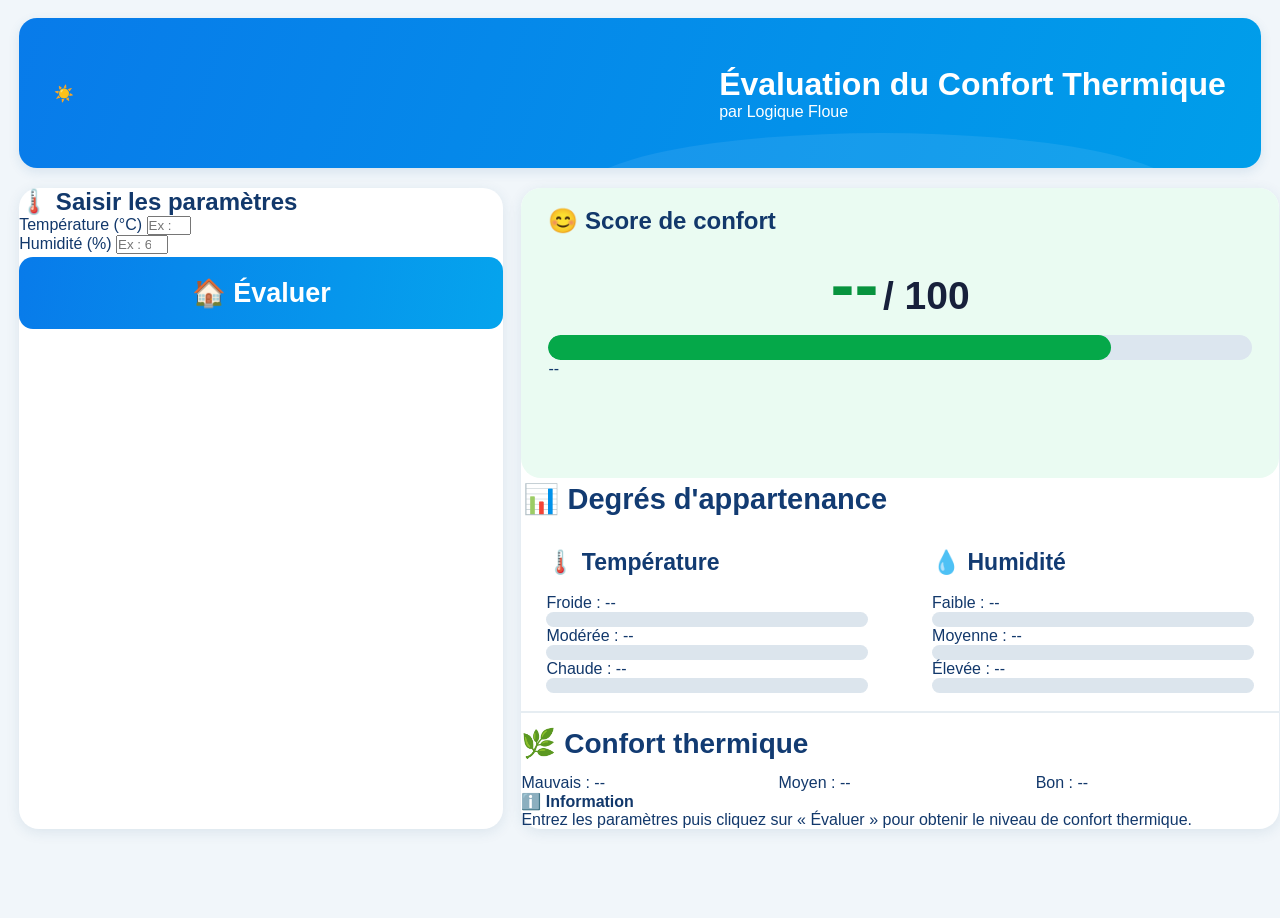
<file: index.html>
<!DOCTYPE html>
<html lang="fr">

<head>
    <meta charset="UTF-8">
    <meta name="viewport" content="width=device-width, initial-scale=1.0">

    <title>Évaluation du Confort Thermique</title>

    <link rel="stylesheet" href="style.css">
</head>

<body>

    <div class="container">

        <!-- HEADER -->
        <header class="header">
            <div class="header-icon">☀️</div>

            <div>
                <h1>Évaluation du Confort Thermique</h1>
                <p>par Logique Floue</p>
            </div>
        </header>


        <!-- CONTENU PRINCIPAL -->
        <main class="main-content">

            <!-- PANNEAU GAUCHE -->
            <section class="card input-card">

                <h2>🌡️ Saisir les paramètres</h2>

                <div class="input-group">
                    <label for="temperature">
                        Température (°C)
                    </label>

                    <input
                        type="number"
                        id="temperature"
                        min="0"
                        max="40"
                        placeholder="Ex : 25"
                    >
                </div>


                <div class="input-group">
                    <label for="humidite">
                        Humidité (%)
                    </label>

                    <input
                        type="number"
                        id="humidite"
                        min="0"
                        max="100"
                        placeholder="Ex : 60"
                    >
                </div>


                <button id="evaluer">
                    🏠 Évaluer
                </button>

            </section>



            <!-- PANNEAU DROIT -->
            <section class="card result-card">

                <!-- SCORE -->
                <div class="score-card">

                    <h2>😊 Score de confort</h2>

                    <div class="score">
                        <span id="score">--</span>
                        <small>/ 100</small>
                    </div>

                    <div class="progress-container">
                        <div id="progress-bar"></div>
                    </div>

                    <p id="interpretation">
                        --
                    </p>

                </div>


                <!-- DEGRÉS D'APPARTENANCE -->
                <div class="membership-section">

                    <h2>📊 Degrés d'appartenance</h2>

                    <div class="membership-columns">

                        <!-- TEMPÉRATURE -->
                        <div class="membership-column">

                            <h3>🌡️ Température</h3>

                            <p>
                                Froide :
                                <span id="froide-result">--</span>
                            </p>

                            <div class="membership-bar">
                                <div id="froide-bar"></div>
                            </div>


                            <p>
                                Modérée :
                                <span id="moderee-result">--</span>
                            </p>

                            <div class="membership-bar">
                                <div id="moderee-bar"></div>
                            </div>


                            <p>
                                Chaude :
                                <span id="chaude-result">--</span>
                            </p>

                            <div class="membership-bar">
                                <div id="chaude-bar"></div>
                            </div>

                        </div>


                        <!-- HUMIDITÉ -->
                        <div class="membership-column">

                            <h3>💧 Humidité</h3>

                            <p>
                                Faible :
                                <span id="faible-result">--</span>
                            </p>

                            <div class="membership-bar">
                                <div id="faible-bar"></div>
                            </div>


                            <p>
                                Moyenne :
                                <span id="moyenne-result">--</span>
                            </p>

                            <div class="membership-bar">
                                <div id="moyenne-bar"></div>
                            </div>


                            <p>
                                Élevée :
                                <span id="elevee-result">--</span>
                            </p>

                            <div class="membership-bar">
                                <div id="elevee-bar"></div>
                            </div>

                        </div>

                    </div>

                </div>


                <!-- CONFORT THERMIQUE -->
                <div class="comfort-section">

                    <h2>🌿 Confort thermique</h2>

                    <div class="comfort-results">

                        <p>
                            Mauvais :
                            <span id="mauvais-result">--</span>
                        </p>

                        <p>
                            Moyen :
                            <span id="moyen-result">--</span>
                        </p>

                        <p>
                            Bon :
                            <span id="bon-result">--</span>
                        </p>

                    </div>

                </div>


                <!-- RECOMMANDATION -->
                <div class="recommendation">

                    <strong>ℹ️ Information</strong>

                    <p id="recommendation-text">
                        Entrez les paramètres puis cliquez sur
                        « Évaluer » pour obtenir le niveau de confort thermique.
                    </p>

                </div>

            </section>

        </main>

    </div>


    <script src="script.js"></script>
    

</body>

</html>
</file>
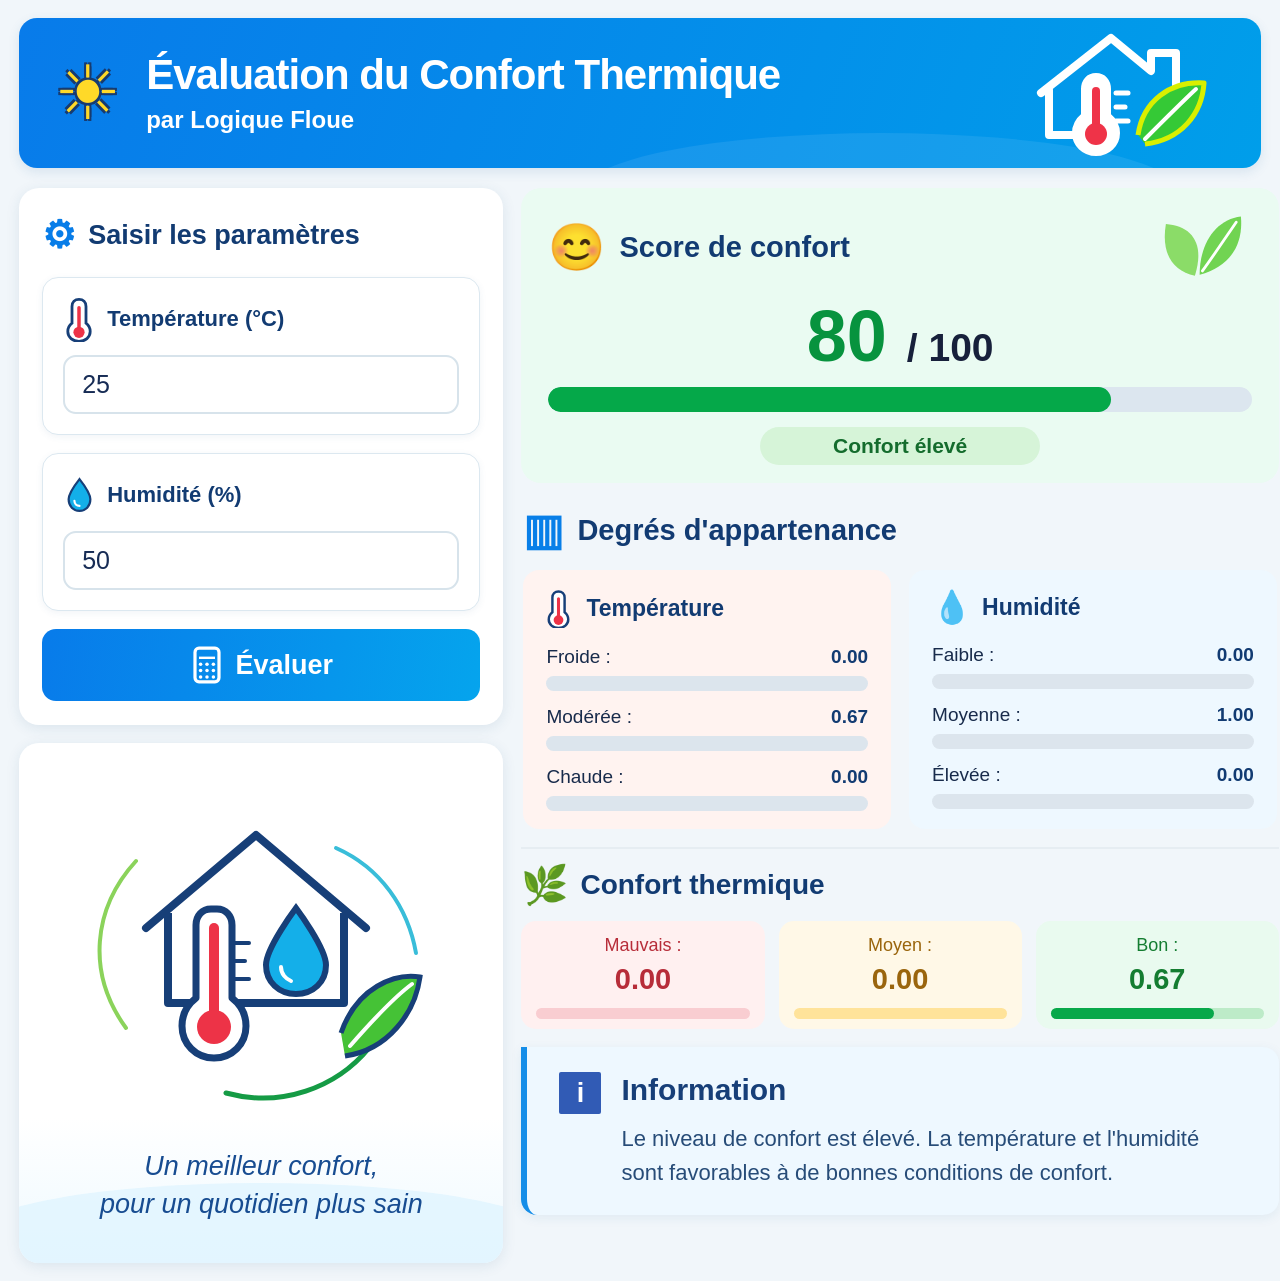
<file: index html.html>
<!DOCTYPE html>
<html lang="fr">

<head>
    <meta charset="UTF-8">
    <meta name="viewport" content="width=device-width, initial-scale=1.0">

    <title>Évaluation du Confort Thermique</title>

    <link rel="stylesheet" href="style.css">
</head>

<body>

<div class="container">

    <!-- ================= HEADER ================= -->

    <header class="header">

        <div class="header-left">

            <div class="sun-icon">☀</div>

            <div class="header-text">
                <h1>Évaluation du Confort Thermique</h1>
                <p>par Logique Floue</p>
            </div>

        </div>


        <!-- Maison + thermomètre + feuille -->

        <div class="header-house">

            <svg viewBox="0 0 220 140" class="header-icon-svg">

                <!-- Maison -->

                <path
                    d="M35 70
                       L105 15
                       L145 48
                       L145 30
                       L170 30
                       L170 68
                       L185 80"
                    fill="none"
                    stroke="white"
                    stroke-width="8"
                    stroke-linecap="round"
                    stroke-linejoin="round"
                />

                <path
                    d="M43 67
                       V112
                       H100
                       V78"
                    fill="none"
                    stroke="white"
                    stroke-width="8"
                    stroke-linecap="round"
                    stroke-linejoin="round"
                />


                <!-- Thermomètre -->

                <path
                    d="M90 52
                       C82 52 77 58 77 66
                       V92
                       C71 97 68 104 68 110
                       C68 122 78 131 90 131
                       C102 131 112 122 112 110
                       C112 103 109 97 103 92
                       V66
                       C103 58 98 52 90 52Z"
                    fill="white"
                    stroke="white"
                    stroke-width="4"
                />

                <line
                    x1="90"
                    y1="68"
                    x2="90"
                    y2="111"
                    stroke="#ef3348"
                    stroke-width="8"
                    stroke-linecap="round"
                />

                <circle
                    cx="90"
                    cy="111"
                    r="11"
                    fill="#ef3348"
                />


                <!-- Graduations -->

                <line
                    x1="110"
                    y1="70"
                    x2="122"
                    y2="70"
                    stroke="white"
                    stroke-width="5"
                    stroke-linecap="round"
                />

                <line
                    x1="110"
                    y1="84"
                    x2="119"
                    y2="84"
                    stroke="white"
                    stroke-width="5"
                    stroke-linecap="round"
                />

                <line
                    x1="110"
                    y1="98"
                    x2="122"
                    y2="98"
                    stroke="white"
                    stroke-width="5"
                    stroke-linecap="round"
                />


                <!-- Feuille -->

                <path
                    d="M132 112
                       C137 78 164 58 198 60
                       C196 91 175 117 139 121"
                    fill="#35c936"
                    stroke="#d9ef00"
                    stroke-width="5"
                    stroke-linejoin="round"
                />

                <path
                    d="M139 116
                       C157 98 174 81 190 66"
                    fill="none"
                    stroke="white"
                    stroke-width="4"
                    stroke-linecap="round"
                />

            </svg>

        </div>

    </header>


    <!-- ================= CONTENU PRINCIPAL ================= -->

    <main class="main-content">


        <!-- ================= COLONNE GAUCHE ================= -->

        <section class="left-column">


            <!-- PARAMÈTRES -->

            <div class="card parameter-card">

                <h2>
                    <span class="gear-icon">⚙</span>
                    Saisir les paramètres
                </h2>


                <!-- Température -->

                <div class="input-box">

                    <label for="temperature">

                        <span class="thermometer-icon">

                            <svg viewBox="0 0 40 64">

                                <path
                                    d="M20 4
                                       C14 4 10 8 10 14
                                       V38
                                       C6 41 4 45 4 50
                                       C4 58 11 64 20 64
                                       C29 64 36 58 36 50
                                       C36 45 34 41 30 38
                                       V14
                                       C30 8 26 4 20 4Z"
                                    fill="white"
                                    stroke="#173f78"
                                    stroke-width="4"
                                />

                                <line
                                    x1="20"
                                    y1="16"
                                    x2="20"
                                    y2="50"
                                    stroke="#ed3347"
                                    stroke-width="5"
                                    stroke-linecap="round"
                                />

                                <circle
                                    cx="20"
                                    cy="51"
                                    r="8"
                                    fill="#ed3347"
                                />

                            </svg>

                        </span>

                        Température (°C)

                    </label>


                    <input
                        type="number"
                        id="temperature"
                        min="0"
                        max="40"
                        value="25"
                    >

                </div>


                <!-- Humidité -->

                <div class="input-box">

                    <label for="humidite">

                        <span class="drop-icon">

                            <svg viewBox="0 0 40 50">

                                <path
                                    d="M20 3
                                       C20 3 5 22 5 31
                                       C5 40 11 47 20 47
                                       C29 47 35 40 35 31
                                       C35 22 20 3 20 3Z"
                                    fill="#13afe9"
                                    stroke="#173f78"
                                    stroke-width="3"
                                />

                                <path
                                    d="M13 33
                                       C13 37 16 40 20 40"
                                    fill="none"
                                    stroke="white"
                                    stroke-width="3"
                                    stroke-linecap="round"
                                />

                            </svg>

                        </span>

                        Humidité (%)

                    </label>


                    <input
                        type="number"
                        id="humidite"
                        min="0"
                        max="100"
                        value="50"
                    >

                </div>


                <!-- Bouton -->

                <button id="evaluer">

                    <span class="calculator-icon">

                        <svg viewBox="0 0 40 48">

                            <rect
                                x="5"
                                y="3"
                                width="30"
                                height="42"
                                rx="5"
                                fill="none"
                                stroke="white"
                                stroke-width="4"
                            />

                            <line
                                x1="10"
                                y1="15"
                                x2="30"
                                y2="15"
                                stroke="white"
                                stroke-width="3"
                            />

                            <circle cx="12" cy="23" r="2.2" fill="white"/>
                            <circle cx="20" cy="23" r="2.2" fill="white"/>
                            <circle cx="28" cy="23" r="2.2" fill="white"/>

                            <circle cx="12" cy="31" r="2.2" fill="white"/>
                            <circle cx="20" cy="31" r="2.2" fill="white"/>
                            <circle cx="28" cy="31" r="2.2" fill="white"/>

                            <circle cx="12" cy="39" r="2.2" fill="white"/>
                            <circle cx="20" cy="39" r="2.2" fill="white"/>
                            <circle cx="28" cy="39" r="2.2" fill="white"/>

                        </svg>

                    </span>

                    Évaluer

                </button>

            </div>


            <!-- ================= ILLUSTRATION ================= -->

            <div class="card illustration-card">

                <div class="illustration">

                    <svg
                        viewBox="0 0 420 360"
                        class="comfort-svg"
                    >

                        <!-- Arcs -->

                        <path
                            d="M75 245
                               C35 190 42 125 85 78"
                            fill="none"
                            stroke="#8bd35b"
                            stroke-width="4"
                            stroke-linecap="round"
                        />

                        <path
                            d="M285 65
                               C330 85 357 125 365 170"
                            fill="none"
                            stroke="#39bdd9"
                            stroke-width="4"
                            stroke-linecap="round"
                        />

                        <path
                            d="M175 310
                               C230 325 285 305 318 265"
                            fill="none"
                            stroke="#159b45"
                            stroke-width="5"
                            stroke-linecap="round"
                        />


                        <!-- Maison -->

                        <path
                            d="M95 145
                               L205 52
                               L315 145"
                            fill="none"
                            stroke="#173f78"
                            stroke-width="8"
                            stroke-linecap="round"
                            stroke-linejoin="round"
                        />

                        <path
                            d="M117 130
                               V220
                               H293
                               V130"
                            fill="none"
                            stroke="#173f78"
                            stroke-width="8"
                            stroke-linejoin="round"
                        />


                        <!-- Thermomètre -->

                        <path
                            d="M160 126
                               C151 126 145 133 145 142
                               V215
                               C136 222 131 232 131 243
                               C131 261 145 275 163 275
                               C181 275 195 261 195 243
                               C195 232 190 222 181 215
                               V142
                               C181 133 175 126 166 126Z"
                            fill="white"
                            stroke="#173f78"
                            stroke-width="7"
                            stroke-linejoin="round"
                        />

                        <line
                            x1="163"
                            y1="145"
                            x2="163"
                            y2="244"
                            stroke="#ed3347"
                            stroke-width="10"
                            stroke-linecap="round"
                        />

                        <circle
                            cx="163"
                            cy="244"
                            r="17"
                            fill="#ed3347"
                        />


                        <!-- Graduations -->

                        <line
                            x1="184"
                            y1="160"
                            x2="198"
                            y2="160"
                            stroke="#173f78"
                            stroke-width="4"
                            stroke-linecap="round"
                        />

                        <line
                            x1="184"
                            y1="178"
                            x2="194"
                            y2="178"
                            stroke="#173f78"
                            stroke-width="4"
                            stroke-linecap="round"
                        />

                        <line
                            x1="184"
                            y1="196"
                            x2="198"
                            y2="196"
                            stroke="#173f78"
                            stroke-width="4"
                            stroke-linecap="round"
                        />


                        <!-- Goutte -->

                        <path
                            d="M245 125
                               C245 125 215 165 215 182
                               C215 199 228 211 245 211
                               C262 211 275 199 275 182
                               C275 165 245 125 245 125Z"
                            fill="#14afe9"
                            stroke="#173f78"
                            stroke-width="6"
                        />

                        <path
                            d="M230 184
                               C230 191 235 196 240 198"
                            fill="none"
                            stroke="white"
                            stroke-width="4"
                            stroke-linecap="round"
                        />


                        <!-- Feuille -->

                        <path
                            d="M290 250
                               C306 204 344 190 369 194
                               C364 230 337 267 294 273"
                            fill="#45c236"
                            stroke="#173f78"
                            stroke-width="5"
                        />

                        <path
                            d="M299 263
                               C320 239 342 215 361 201"
                            fill="none"
                            stroke="white"
                            stroke-width="4"
                            stroke-linecap="round"
                        />

                    </svg>

                </div>


                <p>
                    Un meilleur confort,<br>
                    pour un quotidien plus sain
                </p>

            </div>

        </section>



        <!-- ================= COLONNE DROITE ================= -->

        <section class="right-column">


            <!-- ================= SCORE ================= -->

            <div class="score-card">

                <div class="score-title">

                    <div class="score-title-left">

                        <span class="smile-icon">
                            😊
                        </span>

                        <h2>
                            Score de confort
                        </h2>

                    </div>


                    <!-- Deux feuilles -->

                    <span class="leaf-decoration">

                        <svg viewBox="0 0 100 80">

                            <path
                                d="M43 70
                                   C18 65 7 45 12 15
                                   C39 17 54 35 43 70Z"
                                fill="#8bdc68"
                            />

                            <path
                                d="M48 69
                                   C48 35 66 10 92 7
                                   C95 37 80 61 48 69Z"
                                fill="#71d452"
                            />

                            <path
                                d="M51 65
                                   C64 47 76 29 87 13"
                                fill="none"
                                stroke="white"
                                stroke-width="3"
                                stroke-linecap="round"
                            />

                        </svg>

                    </span>

                </div>


                <div class="score">

                    <span id="score">
                        80
                    </span>

                    <small>
                        / 100
                    </small>

                </div>


                <div class="progress-container">

                    <div id="progress-bar"></div>

                </div>


                <div
                    class="status"
                    id="interpretation"
                >
                    Confort élevé
                </div>

            </div>



            <!-- ================= DEGRÉS ================= -->

            <div class="membership-section">

                <h2>

                    <span class="chart-icon">
                        ▥
                    </span>

                    Degrés d'appartenance

                </h2>


                <div class="membership-columns">


                    <!-- Température -->

                    <div class="membership-column temperature">

                        <h3>

                            <span class="small-thermometer">

                                <svg viewBox="0 0 40 64">

                                    <path
                                        d="M20 4
                                           C14 4 10 8 10 14
                                           V38
                                           C6 41 4 45 4 50
                                           C4 58 11 64 20 64
                                           C29 64 36 58 36 50
                                           C36 45 34 41 30 38
                                           V14
                                           C30 8 26 4 20 4Z"
                                        fill="white"
                                        stroke="#173f78"
                                        stroke-width="4"
                                    />

                                    <line
                                        x1="20"
                                        y1="16"
                                        x2="20"
                                        y2="50"
                                        stroke="#ed3347"
                                        stroke-width="5"
                                        stroke-linecap="round"
                                    />

                                    <circle
                                        cx="20"
                                        cy="51"
                                        r="8"
                                        fill="#ed3347"
                                    />

                                </svg>

                            </span>

                            Température

                        </h3>


                        <div class="membership-item">

                            <div class="membership-label">
                                <span>Froide :</span>
                                <strong id="froide-result">0.00</strong>
                            </div>

                            <div class="membership-bar">
                                <div id="froide-bar"></div>
                            </div>

                        </div>


                        <div class="membership-item">

                            <div class="membership-label">
                                <span>Modérée :</span>
                                <strong id="moderee-result">0.67</strong>
                            </div>

                            <div class="membership-bar">
                                <div id="moderee-bar"></div>
                            </div>

                        </div>


                        <div class="membership-item">

                            <div class="membership-label">
                                <span>Chaude :</span>
                                <strong id="chaude-result">0.00</strong>
                            </div>

                            <div class="membership-bar">
                                <div id="chaude-bar"></div>
                            </div>

                        </div>

                    </div>



                    <!-- Humidité -->

                    <div class="membership-column humidity">

                        <h3>

                            <span class="small-drop">
                                💧
                            </span>

                            Humidité

                        </h3>


                        <div class="membership-item">

                            <div class="membership-label">
                                <span>Faible :</span>
                                <strong id="faible-result">0.00</strong>
                            </div>

                            <div class="membership-bar">
                                <div id="faible-bar"></div>
                            </div>

                        </div>


                        <div class="membership-item">

                            <div class="membership-label">
                                <span>Moyenne :</span>
                                <strong id="moyenne-result">1.00</strong>
                            </div>

                            <div class="membership-bar">
                                <div id="moyenne-bar"></div>
                            </div>

                        </div>


                        <div class="membership-item">

                            <div class="membership-label">
                                <span>Élevée :</span>
                                <strong id="elevee-result">0.00</strong>
                            </div>

                            <div class="membership-bar">
                                <div id="elevee-bar"></div>
                            </div>

                        </div>

                    </div>

                </div>

            </div>



            <!-- ================= CONFORT ================= -->

            <div class="comfort-section">

                <h2>

                    <span class="leaf-title">
                        🌿
                    </span>

                    Confort thermique

                </h2>


                <div class="comfort-results">

                    <div class="comfort-box mauvais">

                        <span>
                            Mauvais :
                        </span>

                        <strong id="mauvais-result">
                            0.00
                        </strong>

                    </div>


                    <div class="comfort-box moyen">

                        <span>
                            Moyen :
                        </span>

                        <strong id="moyen-result">
                            0.00
                        </strong>

                    </div>


                    <div class="comfort-box bon">

                        <span>
                            Bon :
                        </span>

                        <strong id="bon-result">
                            0.67
                        </strong>

                    </div>

                </div>

            </div>



            <!-- ================= INFORMATION ================= -->

            <div class="information">

                <div class="info-icon">
                    i
                </div>

                <div class="information-content">

                    <strong>
                        Information
                    </strong>

                    <p id="recommendation-text">

                        Le niveau de confort est élevé.
                        La température et l'humidité sont favorables
                        à de bonnes conditions de confort.

                    </p>

                </div>

            </div>

        </section>

    </main>

</div>


<script src="script.js"></script>

</body>
</html>
</file>
<file: style.css>
/* =========================================================
   RESET
========================================================= */

* {
    box-sizing: border-box;
    margin: 0;
    padding: 0;
}


/* =========================================================
   BODY
========================================================= */

body {
    font-family: Arial, Helvetica, sans-serif;
    background: #f1f6fa;
    color: #12386b;
    min-height: 100vh;
}


/* =========================================================
   CONTAINER
========================================================= */

.container {
    width: 97%;
    max-width: 1500px;
    margin: 18px auto;
}


/* =========================================================
   HEADER
========================================================= */

.header {
    height: 150px;

    background:
        linear-gradient(
            110deg,
            #087bea,
            #009eea
        );

    border-radius: 18px;

    display: flex;
    align-items: center;
    justify-content: space-between;

    padding: 18px 35px;

    color: white;

    margin-bottom: 20px;

    overflow: hidden;

    position: relative;

    box-shadow:
        0 4px 12px rgba(30, 100, 160, 0.12);
}


.header::after {
    content: "";

    position: absolute;

    width: 600px;
    height: 120px;

    right: 80px;
    bottom: -85px;

    background: rgba(255,255,255,0.08);

    border-radius: 50%;
}


.header-left {
    display: flex;
    align-items: center;

    gap: 25px;

    position: relative;
    z-index: 2;
}


.sun-icon {
    font-size: 75px;

    color: #ffd928;

    text-shadow:
        2px 2px 0 #173b70,
        -2px -2px 0 #173b70,
        2px -2px 0 #173b70,
        -2px 2px 0 #173b70;
}


.header-text h1 {
    font-size: 42px;

    line-height: 1.1;

    font-weight: 800;

    letter-spacing: -1px;
}


.header-text p {
    font-size: 24px;

    font-weight: 600;

    margin-top: 7px;
}


/* =========================================================
   HEADER ICON
========================================================= */

.header-house {
    width: 220px;
    height: 140px;

    display: flex;

    align-items: center;
    justify-content: center;

    position: relative;

    z-index: 2;
}


.header-icon-svg {
    width: 220px;
    height: 140px;

    display: block;
}


/* =========================================================
   MAIN
========================================================= */

.main-content {

    display: grid;

    grid-template-columns: 39% 61%;

    gap: 18px;

    align-items: stretch;
}


.left-column,
.right-column {

    display: flex;

    flex-direction: column;

    gap: 18px;
}


/* =========================================================
   CARDS
========================================================= */

.card {

    background: white;

    border-radius: 20px;

    box-shadow:
        0 3px 14px rgba(32,79,115,0.10);
}


/* =========================================================
   PARAMETER CARD
========================================================= */

.parameter-card {

    padding: 25px 23px 24px;
}


.parameter-card h2 {

    display: flex;

    align-items: center;

    gap: 12px;

    font-size: 27px;

    margin-bottom: 20px;

    color: #123b72;
}


.gear-icon {

    font-size: 38px;

    color: #087de8;
}


/* =========================================================
   INPUT BOX
========================================================= */

.input-box {

    background: #ffffff;

    border: 1px solid #dce8f0;

    border-radius: 16px;

    padding: 17px 20px 20px;

    margin-bottom: 18px;

    box-shadow:
        0 2px 7px rgba(50,100,140,0.07);
}


.input-box label {

    display: flex;

    align-items: center;

    gap: 12px;

    font-size: 22px;

    font-weight: 700;

    margin-bottom: 12px;

    color: #123b72;
}


/* =========================================================
   THERMOMETER
========================================================= */

.thermometer-icon {

    width: 32px;
    height: 48px;

    display: flex;

    align-items: center;
    justify-content: center;

    flex-shrink: 0;
}


.thermometer-icon svg {

    width: 28px;
    height: 46px;

    display: block;
}


/* =========================================================
   DROP
========================================================= */

.drop-icon {

    width: 32px;
    height: 48px;

    display: flex;

    align-items: center;
    justify-content: center;

    flex-shrink: 0;
}


.drop-icon svg {

    width: 29px;
    height: 40px;
}


/* =========================================================
   INPUT
========================================================= */

.input-box input {

    width: 100%;

    height: 59px;

    border: 2px solid #d7e3eb;

    border-radius: 13px;

    padding: 8px 17px;

    font-size: 25px;

    color: #172c55;

    outline: none;

    background: #fff;
}


.input-box input:focus {

    border-color: #1595ed;
}


/* =========================================================
   BUTTON
========================================================= */

#evaluer {

    width: 100%;

    height: 72px;

    border: none;

    border-radius: 14px;

    background:
        linear-gradient(
            100deg,
            #087bea,
            #05a4ed
        );

    color: white;

    font-size: 27px;

    font-weight: 700;

    cursor: pointer;

    margin-top: 3px;

    transition: 0.2s;

    display: flex;

    align-items: center;

    justify-content: center;

    gap: 12px;
}


#evaluer:hover {

    transform: translateY(-1px);

    box-shadow:
        0 5px 12px rgba(0,130,230,0.22);
}


/* =========================================================
   CALCULATOR
========================================================= */

.calculator-icon {

    width: 34px;
    height: 43px;

    display: inline-flex;

    align-items: center;
    justify-content: center;
}


.calculator-icon svg {

    width: 32px;
    height: 40px;
}


/* =========================================================
   ILLUSTRATION
========================================================= */

.illustration-card {

    flex: 1;

    min-height: 520px;

    display: flex;

    flex-direction: column;

    justify-content: center;

    align-items: center;

    overflow: hidden;

    position: relative;

    background:
        linear-gradient(
            to bottom,
            #ffffff 0%,
            #ffffff 72%,
            #eef9ff 100%
        );
}


.illustration-card::after {

    content: "";

    position: absolute;

    bottom: -70px;

    left: -10%;

    width: 120%;

    height: 150px;

    background: #dff4ff;

    border-radius:
        50% 50% 0 0 /
        35% 35% 0 0;

    opacity: 0.75;
}


.illustration {

    width: 420px;
    height: 360px;

    display: flex;

    justify-content: center;
    align-items: center;

    position: relative;

    z-index: 2;
}


.comfort-svg {

    width: 420px;
    height: 360px;
}


.illustration-card p {

    color: #174c91;

    font-size: 27px;

    line-height: 1.4;

    text-align: center;

    font-style: italic;

    margin-top: 5px;

    position: relative;

    z-index: 3;
}


/* =========================================================
   SCORE
========================================================= */

.score-card {

    background: #eafbf2;

    border-radius: 20px;

    padding: 19px 27px 18px;

    min-height: 290px;

    position: relative;
}


.score-title {

    display: flex;

    align-items: center;

    justify-content: space-between;
}


.score-title-left {

    display: flex;

    align-items: center;

    gap: 14px;
}


.smile-icon {

    font-size: 46px;
}


.score-title h2 {

    font-size: 29px;

    color: #123b72;
}


/* =========================================================
   FEUILLES DU SCORE
========================================================= */

.leaf-decoration {

    width: 100px;
    height: 80px;

    display: flex;

    align-items: center;
    justify-content: center;

    opacity: 1;
}


.leaf-decoration svg {

    width: 95px;
    height: 75px;

    display: block;
}


/* =========================================================
   SCORE NUMBER
========================================================= */

.score {

    text-align: center;

    margin: 8px 0 10px;
}


.score span {

    font-size: 72px;

    font-weight: 800;

    color: #07933e;
}


.score small {

    font-size: 39px;

    font-weight: 700;

    color: #17203b;
}


/* =========================================================
   PROGRESS
========================================================= */

.progress-container {

    width: 100%;

    height: 25px;

    background: #dce6ef;

    border-radius: 20px;

    overflow: hidden;
}


#progress-bar {

    width: 80%;

    height: 100%;

    background: #05a849;

    border-radius: 20px;

    transition: width 0.5s ease;
}


/* =========================================================
   STATUS
========================================================= */

.status {

    width: 280px;

    margin: 15px auto 0;

    padding: 7px 15px;

    background: #d6f4d8;

    color: #146c2d;

    border-radius: 30px;

    text-align: center;

    font-size: 21px;

    font-weight: 700;
}


/* =========================================================
   MEMBERSHIP
========================================================= */

.membership-section {

    padding: 4px 2px 0;
}


.membership-section h2 {

    display: flex;

    align-items: center;

    gap: 13px;

    font-size: 29px;

    margin-bottom: 15px;

    color: #123b72;
}


.chart-icon {

    font-size: 43px;

    color: #087fe8;
}


.membership-columns {

    display: grid;

    grid-template-columns: 1fr 1fr;

    gap: 18px;
}


.membership-column {

    border-radius: 16px;

    padding: 18px 23px;
}


.membership-column.temperature {

    background: #fff3f0;
}


.membership-column.humidity {

    background: #eef8ff;
}


/* =========================================================
   MEMBERSHIP TITLE
========================================================= */

.membership-column h3 {

    display: flex;

    align-items: center;

    gap: 10px;

    font-size: 23px;

    margin-bottom: 18px;

    color: #123b72;
}


.small-thermometer {

    width: 30px;
    height: 40px;

    display: flex;

    align-items: center;
}


.small-thermometer svg {

    width: 25px;
    height: 39px;
}


.small-drop {

    font-size: 32px;
}


/* =========================================================
   MEMBERSHIP ITEMS
========================================================= */

.membership-item {

    margin-bottom: 15px;
}


.membership-item:last-child {

    margin-bottom: 0;
}


.membership-label {

    display: flex;

    justify-content: space-between;

    align-items: center;

    font-size: 19px;

    margin-bottom: 8px;

    color: #182b4b;
}


.membership-label strong {

    font-size: 19px;

    color: #123b72;
}


.membership-bar {

    width: 100%;

    height: 15px;

    background: #dce5ed;

    border-radius: 20px;

    overflow: hidden;
}


.membership-bar div {

    width: 0%;

    height: 100%;

    background: #1497e9;

    border-radius: 20px;

    transition: width 0.4s ease;
}


/* =========================================================
   CONFORT THERMIQUE
========================================================= */

.comfort-section {

    border-top: 2px solid #e6edf2;

    padding-top: 14px;
}


.comfort-section h2 {

    display: flex;

    align-items: center;

    gap: 12px;

    font-size: 28px;

    margin-bottom: 14px;

    color: #123b72;
}


.leaf-title {

    font-size: 38px;
}


.comfort-results {

    display: grid;

    grid-template-columns:
        repeat(3, 1fr);

    gap: 14px;
}


.comfort-box {

    min-height: 108px;

    border-radius: 15px;

    padding: 14px 15px;

    text-align: center;

    position: relative;

    overflow: hidden;
}


.comfort-box span {

    display: block;

    font-size: 18px;

    margin-bottom: 7px;
}


.comfort-box strong {

    display: block;

    font-size: 29px;
}


/* =========================================================
   COLORS
========================================================= */

.mauvais {

    background: #fff0f0;

    color: #b72d39;
}


.moyen {

    background: #fff8e7;

    color: #9a650d;
}


.bon {

    background: #e9faef;

    color: #147d31;
}


/* =========================================================
   COMFORT BARS
========================================================= */

.mauvais::after,
.moyen::after,
.bon::after {

    content: "";

    position: absolute;

    bottom: 10px;

    left: 15px;

    right: 15px;

    height: 11px;

    border-radius: 20px;
}


.mauvais::after {

    background: #f9cdd1;
}


.moyen::after {

    background: #ffe39a;
}


.bon::after {

    background: #bdebc8;
}


.bon::before {

    content: "";

    position: absolute;

    bottom: 10px;

    left: 15px;

    width: 67%;

    height: 11px;

    border-radius: 20px;

    background: #08a84a;

    z-index: 2;
}


/* =========================================================
   INFORMATION
   كبيرة وواضحة بحال الصورة
========================================================= */

.information {

    width: 100%;

    min-height: 165px;

    background: #eef8ff;

    border-left: 6px solid #168ee8;

    border-radius: 0 16px 16px 16px;

    padding: 25px 32px;

    display: flex;

    align-items: flex-start;

    gap: 20px;

    box-shadow:
        0 3px 12px rgba(30,100,150,0.08);
}


/* Icon i */

.info-icon {

    width: 42px;

    height: 42px;

    min-width: 42px;

    background: #315bb5;

    color: white;

    display: flex;

    align-items: center;

    justify-content: center;

    font-size: 27px;

    font-weight: bold;

    font-family: Arial, sans-serif;

    border-radius: 2px;
}


/* Contenu */

.information-content {

    flex: 1;
}


/* Titre Information */

.information-content strong {

    display: block;

    font-size: 30px;

    line-height: 1.2;

    color: #173f78;

    font-weight: 800;

    margin-bottom: 14px;
}


/* Texte */

.information-content p {

    color: #274c78;

    font-size: 22px;

    line-height: 1.55;

    font-weight: 400;

    margin: 0;

    max-width: 100%;
}


/* =========================================================
   RESPONSIVE
========================================================= */

@media (max-width: 1100px) {

    .header-text h1 {
        font-size: 34px;
    }

    .main-content {
        grid-template-columns: 1fr;
    }

    .illustration-card {
        min-height: 480px;
    }
}


@media (max-width: 700px) {

    .container {
        width: 94%;
        margin: 12px auto;
    }

    .header {
        height: auto;
        min-height: 125px;
        padding: 18px;
    }

    .sun-icon {
        font-size: 50px;
    }

    .header-left {
        gap: 12px;
    }

    .header-text h1 {
        font-size: 24px;
    }

    .header-text p {
        font-size: 16px;
    }

    .header-house {
        display: none;
    }

    .membership-columns,
    .comfort-results {
        grid-template-columns: 1fr;
    }

    .score span {
        font-size: 58px;
    }

    .score small {
        font-size: 28px;
    }

    .parameter-card h2,
    .membership-section h2,
    .comfort-section h2 {
        font-size: 23px;
    }

    .information {
        min-height: 150px;
        padding: 20px;
    }

    .information-content strong {
        font-size: 25px;
    }

    .information-content p {
        font-size: 18px;
    }

    .illustration {
        width: 340px;
        height: 300px;
    }

    .comfort-svg {
        width: 340px;
        height: 300px;
    }

    .illustration-card p {
        font-size: 22px;
    }
}
</file>
